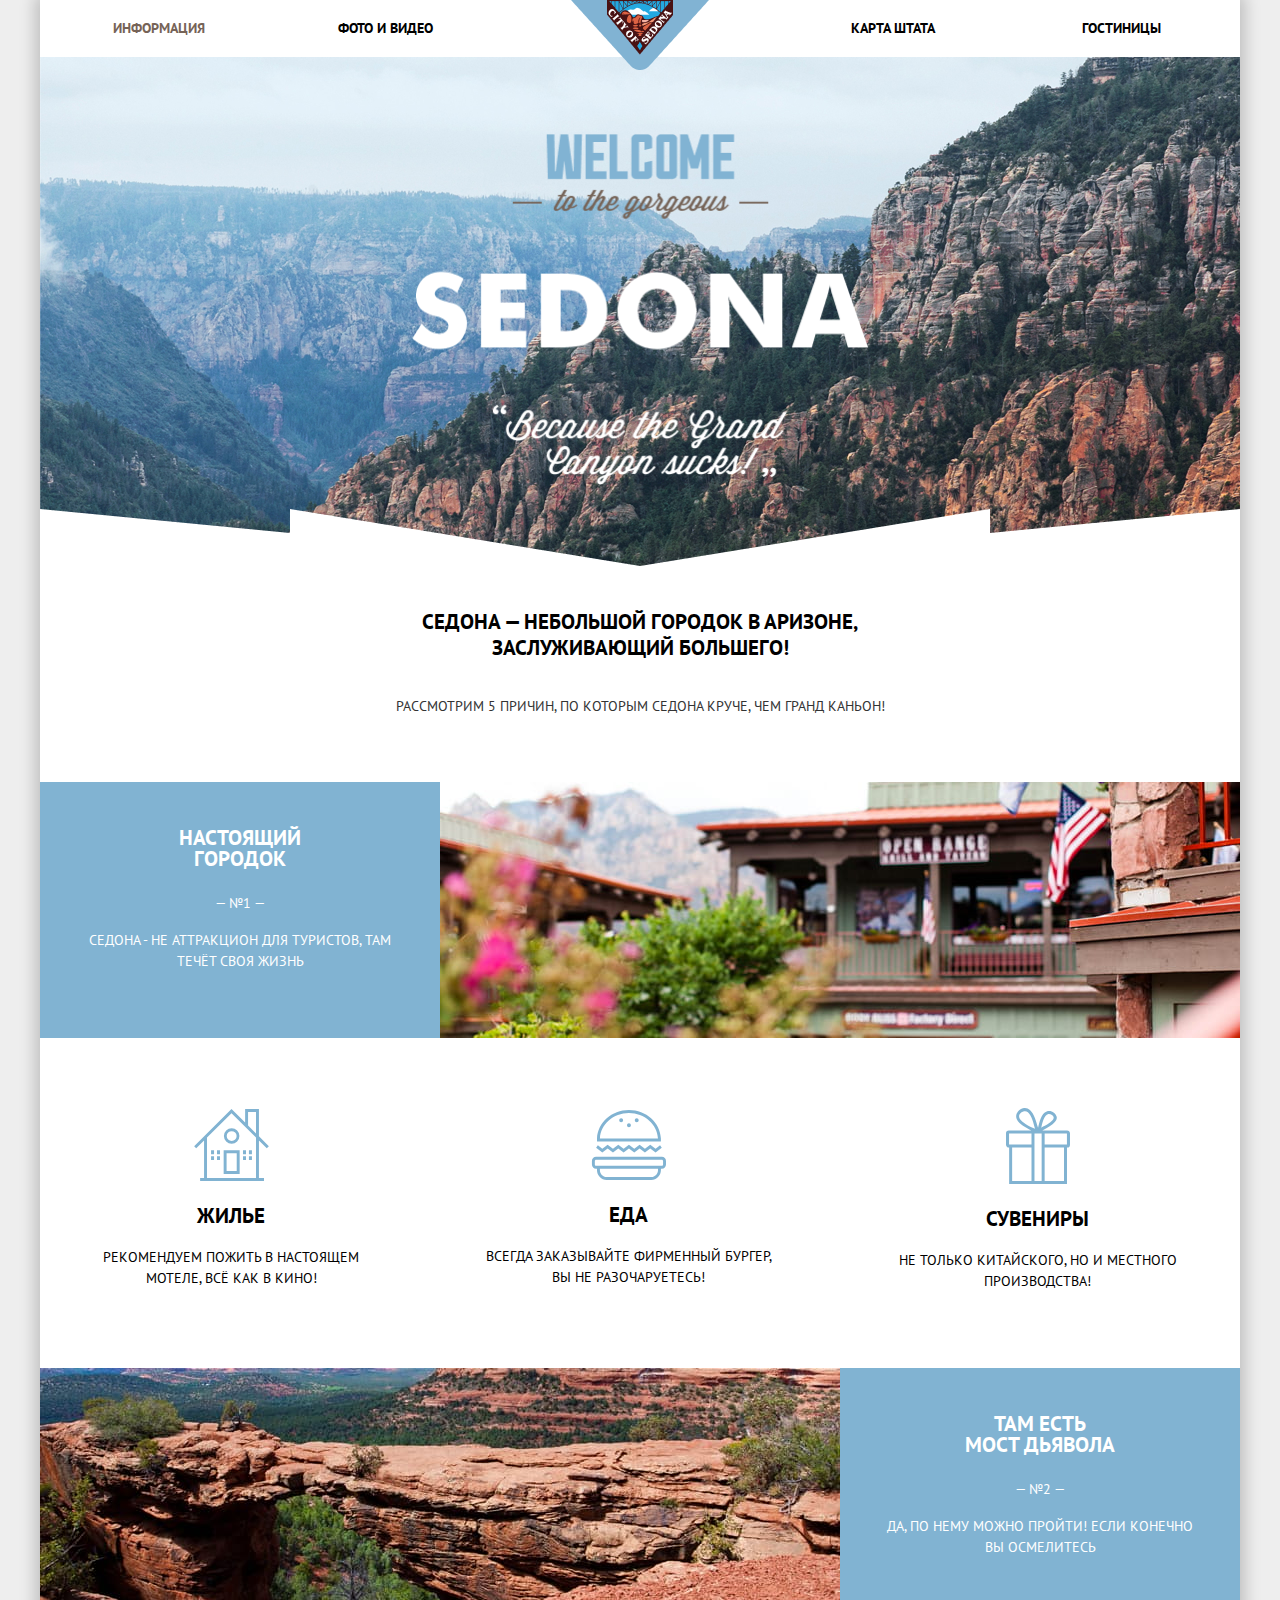
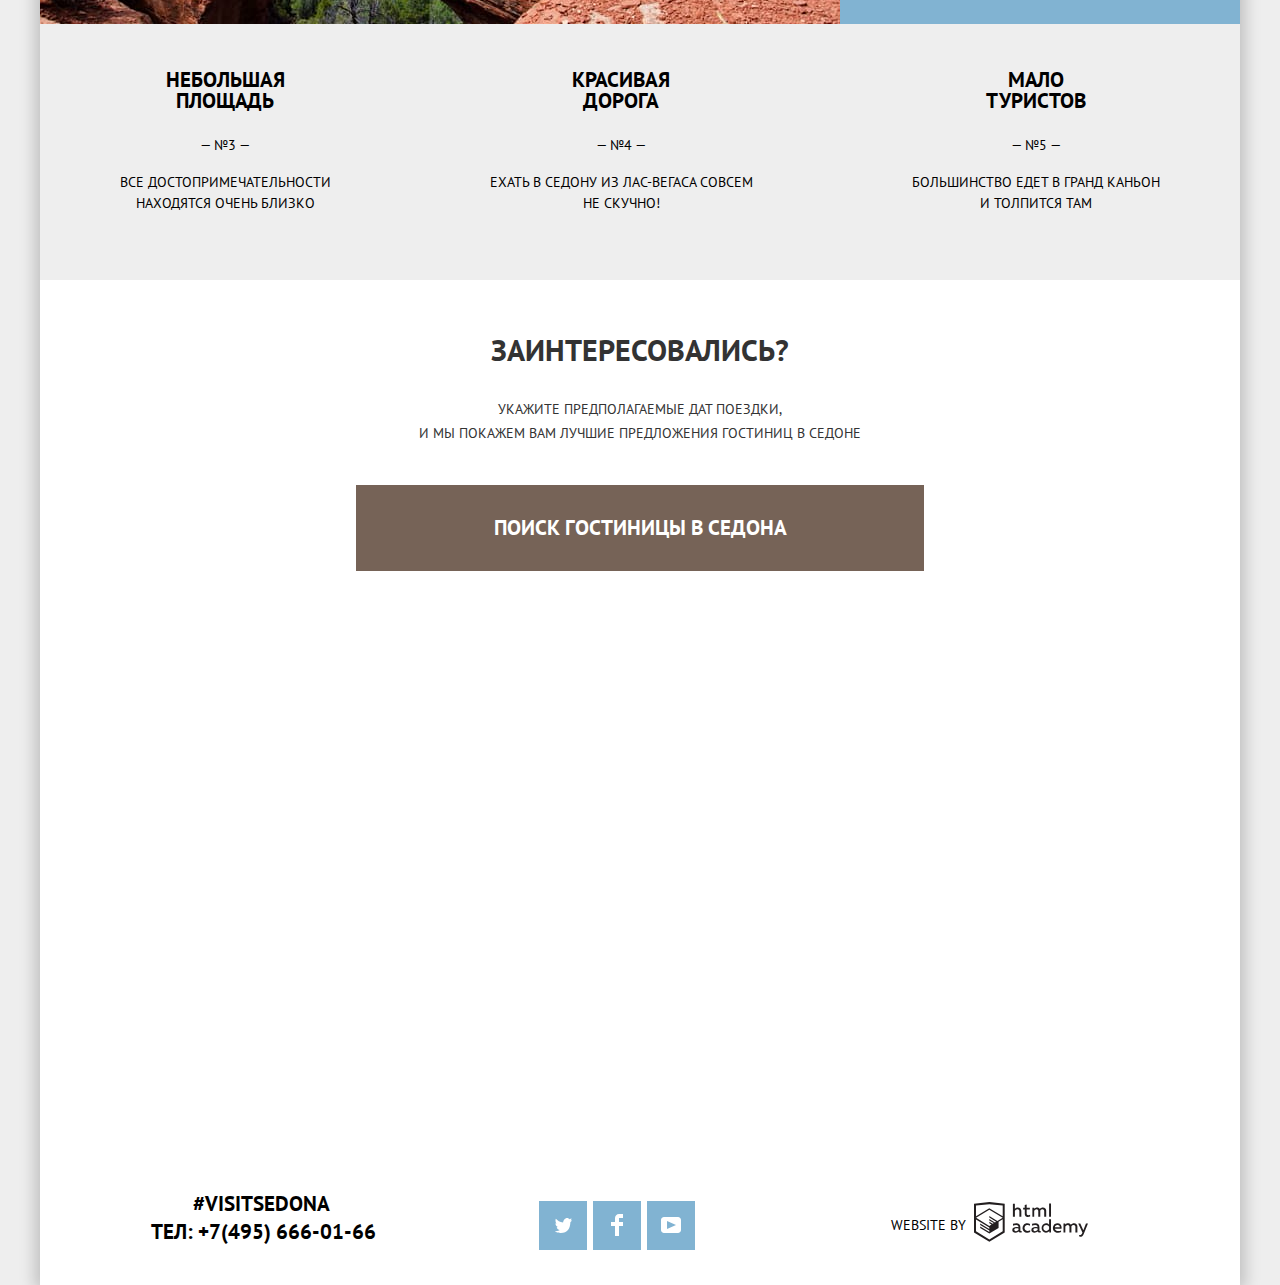
<file: index.html>
<!DOCTYPE html>
<html class="page" lang="ru">

<head>
  <meta charset="UTF-8" />
  <title>Добро пожаловать в г.Седона</title>
  <link rel="stylesheet" href="https://fonts.googleapis.com/css2?family=PT+Sans:wght@400;700&display=swap" />
  <link rel="stylesheet" href="css/normalize.css" />
  <link rel="stylesheet" href="css/ministyle.css" />
</head>

<body class="page-body">

  <header class="main-header">
    <div class="logo1">
    <a class="logo-div">
      <img src="img/logo-index.png" width="138" height="70" alt="Логотип" />
    </a>
  </div>
    <nav class="main-navigation">
      <div class="flex-navigation">
        <ul class="site-navigation">
          <li class="style-nav style-nav1">
            <a class="nav-link active" href="#">Информация</a>
          </li>
          <li class="style-nav style-nav2">
            <a class="nav-link" href="#">Фото и видео</a>
          </li>
          <li class="style-nav style-nav3">
            <a class="nav-link" href="#">Карта штата</a>
          </li>
          <li class="style-nav style-nav4">
            <a class="nav-link nav-link4" href="catalog.html">Гостиницы</a>
          </li>
        </ul>
      </div>
    </nav>
  </header>

  <main class="container">
    <section class="welcome">
      <div class="welcome1">
        <img class="img-welcome" src="img/welcome.png" width="457" height="351" alt="Добро пожаловать в г.Седона" />
      </div>
    </section>

    <section class="reason">
      <div class="reason-grid">
      <h2 class="reason-h2">
        Седона — небольшой городок в Аризоне, <br>заслуживающий большего!
      </h2>
      <p class="reason-p">
        Рассмотрим 5 причин, по которым Седона круче, чем гранд каньон!
      </p>
    </div>
    </section>

    <div class="features">

      <section class="features-block1">
        <h2 class="visually-hidden">Преимущества Седона</h2>

        <ul class="features-list-block1">
          <li class="features-item1">
            <h3 class="features-h3">Настоящий<br>городок</h3>
            <p>— №1 —</p>
             <p class="pclass"> Седона - не аттракцион для туристов, там<br />течёт своя жизнь
            </p>
          </li>
          <li class="foto-features1">
            <img src="img/true-city.jpg" width="800" height="256" alt="Настоящий городок № 1"/>
          </li>
        </ul>

      </section>

      <section class="features-block2">
        <h2 class="visually-hidden">Преимущества Седона</h2>

        <ul class="features-list-block2">
          <li class="features-item2">
            <img src="img/house.svg" width="75" height="72" alt="Домик" />
            <h3 class="features-block2">Жилье</h3>
            <p class="pclass">
              Рекомендуем пожить в настоящем<br />
              мотеле, всё как в кино!
            </p>
          </li>
          <li class="features-item2">
            <img src="img/burger.svg" width="75" height="70" alt="Бургер" />
            <h3 class="features-block2">Еда</h3>
            <p class="pclass">
              Всегда заказывайте фирменный бургер,<br />
              вы не разочаруетесь!
            </p>
          </li>
          <li class="features-item2">
            <img src="img/gift.svg" width="64" height="77" alt="Подарок" />
            <h3 class="features-block2">Сувениры</h3>
            <p class="pclass">Не только китайского, но и местного<br />производства!</p>
          </li>
        </ul>
      </section>

      <section class="features-block3">
        <h2 class="visually-hidden">Преимущества Седона</h2>
        <ul class="features-list-block3">
          <li class="foto-features2"><img src="img/bridge-devil.jpg" width="800" height="256" alt="Мост через каньон" />
          </li>
          <li class="features-item1">
            <h3 class="features-h3">
              Там есть <br/>
              Мост дьявола
            </h3>
            <p>— №2 —</p>
            <p class="pclass">
              Да, по нему можно пройти! Если конечно <br/>
              вы осмелитесь
            </p>
          </li>
        </ul>
      </section>

      <section class="features-block4">
        <h2 class="visually-hidden">Преимущества Седона</h2>

        <ul class="features-list-block4">

          <li class="features-item-block4">
            <h3 class="features-h3">Небольшая<br>площадь</h3>
            <p>— №3 —</p>
            <p class="pclass">
              Все достопримечательности <br />
              находятся очень близко
            </p>
          </li>

          <li class="features-item-block4">
            <h3 class="features-h3">Красивая<br>дорога</h3>
            <p>— №4 —</p>
            <p class="pclass">
              Ехать в седону из лас-вегаса совсем <br />
              не скучно!
            </p>
          </li>

          <li class="features-item-block4">
            <h3 class="features-h3">Мало<br>туристов</h3>
            <p>— №5 —</p>
            <p class="pclass">
              Большинство едет в гранд каньон <br />
              и толпится там
            </p>
          </li>
        </ul>
      </section>
    </div>

    <section class="interest">
      <h2 class="visually-hidden"> Заинтересовались?</h2>
      <div class="div-interest">
          <h2> Заинтересовались?</h2>
        <p>Укажите предполагаемые дат поездки,<br>и мы покажем вам лучшие
          предложения гостиниц в Седоне</p>
      </div>
      <div>
        <button class="checkhotel checkhotel-close" type="button"><span>Поиск гостиницы в Седона</span></button>
      </div>
  <div class="map">
  <iframe src="https://www.google.com/maps/embed?pb=!1m18!1m12!1m3!1d418162.2562545959!2d-111.83698773564375!3d35.03441596107522!2m3!1f0!2f0!3f0!3m2!1i1024!2i768!4f13.1!3m3!1m2!1s0x872da132f942b00d%3A0x5548c523fa6c8efd!2z0KHQtdC00L7QvdCwLCDQkNGA0LjQt9C-0L3QsCA4NjMzNiwg0KHQqNCQ!5e0!3m2!1sru!2sru!4v1603132230379!5m2!1sru!2sru" width="1200" height="594" style="border:0"></iframe>
</div>
</section>
  </main>

  <footer class="page-footer main-footer">
    <section class="footer-contact">
      <ul class="contact-list">
        <li class="contact-item">
          <a class="button-visit" href="#">#visitsedona</a><br />
          <a class="telephone" href="tel:+74956660166">ТЕЛ: +7(495) 666-01-66</a>
        </li>
      </ul>
    </section>
    <section class="social-icon">
      <ul class="social-list">
        <li class="style-social">
          <a class="social-button" aria-label="twitter" href="#">
            <svg width="17" height="16" viewBox="0 0 17 16" fill="none" xmlns="http://www.w3.org/2000/svg">
              <path d="M10.95 1.14409C12.635 0.648089 13.934 1.41409 14.527 2.32309C15.2 2.09209 15.858 1.84209 16.538 1.61509C16.5249 2.30145 16.2117 2.94761 15.681 3.38309C16.366 3.55309 16.985 2.89209 16.985 2.89209C16.816 3.89209 15.979 4.68009 15.422 4.91609C15.191 11.6661 12.247 16.1331 5.34498 15.9981H4.89898C4.48898 15.9981 0.734977 15.5381 0.000976562 14.1111C2.27198 14.3071 3.89398 13.6891 4.69398 12.9341C3.73398 12.6341 2.01498 12.4571 1.71498 9.98409C2.06398 10.0901 2.27898 10.2121 2.90498 10.1031C1.70498 9.24709 0.373977 8.53009 0.447977 6.33009C0.732977 6.65809 1.51498 6.86609 1.78798 6.80209C1.08498 6.56109 -0.182023 3.44209 0.893977 1.85009C2.71198 3.70409 4.62898 5.45609 8.04598 5.62309C8.25398 3.33009 9.18298 1.79309 10.95 1.14409Z" class="svg-icon" fill="white"/>
              </svg>
          </a>
        </li>
        <li class="style-social">
          <div class="class">
          <a class="social-button" aria-label="facebook" href="#">
            <svg width="12" height="22" viewBox="0 0 12 22" fill="none" xmlns="http://www.w3.org/2000/svg">
              <path d="M12 4V0H8C5.79086 0 4 1.79086 4 4V8H0V12H4V22H8V12H12V8H8V4H12Z" class="svg-icon" fill="white"/>
              </svg>
          </a>
        </div>
        </li>
        <li class="style-social">
          <a class="social-button" aria-label="youtube" href="#">
            <svg width="20" height="16" viewBox="0 0 20 16" fill="none" xmlns="http://www.w3.org/2000/svg">
              <path fill-rule="evenodd" class="svg-icon" clip-rule="evenodd" d="M3 0H17C18.65 0 20 1.35 20 3V13C20 14.65 18.65 16 17 16H3C1.35 16 0 14.65 0 13V3C0 1.35 1.35 0 3 0ZM6.027 4.002V11.998L15.014 8L6.027 4.002Z" fill="white"/>
              </svg>    
            </a>          
            </li>        
      </ul>
    </section>
      <div class="footer-copyright">
      <p class="p-copy">Website by</p>
        <a class="button-copyright" aria-label="htmlacademy" href="https://htmlacademy.ru/intensive/htmlcss">
          <svg width="115" height="41" viewBox="0 0 115 41" fill="#fff" xmlns="http://www.w3.org/2000/svg">
            <path fill-rule="evenodd" class="svgfooter" clip-rule="evenodd" d="M15.5197 1.05737H15.3509L0 2.71895V31.4945L15.3509 40.8382L30.7018 31.4945V2.71895L15.5197 1.05737ZM77.0183 2.62185H75.0876V15.7311H77.0183V2.62185ZM40.8619 2.63264V7.76843C41.6131 6.9864 42.6386 6.5436 43.7105 6.53843C44.6823 6.47908 45.6329 6.84495 46.3253 7.54479C47.0177 8.24462 47.3866 9.21244 47.3399 10.2068V15.7634H45.367V10.4658C45.4231 9.94897 45.2754 9.43059 44.9566 9.02553C44.6377 8.62047 44.174 8.36218 43.6683 8.3079H43.3518C42.3456 8.36979 41.4321 8.9295 40.9041 9.80764V15.7634H38.8995V2.63264H40.8619ZM77.0183 31.4837H75.2775V30.0595C74.4828 31.1353 73.23 31.7538 71.9119 31.7211C69.4751 31.5528 67.5825 29.4822 67.5825 26.9845C67.5825 24.4867 69.4751 22.4162 71.9119 22.2479C73.1195 22.2052 74.2818 22.7203 75.0771 23.6505V18.3205H77.0183V31.4837ZM47.0656 30.0595C47.263 30.0515 47.4583 30.0152 47.6459 29.9516V31.3866C47.2482 31.5404 46.826 31.6172 46.4009 31.6132C45.6482 31.6769 44.9394 31.2429 44.639 30.5342C43.7036 31.31 42.5302 31.7227 41.3261 31.6995C39.733 31.6995 38.256 30.804 38.256 28.9482C38.256 26.65 40.3661 25.9379 42.1702 25.9379C42.9402 25.9505 43.707 26.0408 44.4596 26.2076V25.884C44.4596 24.805 43.6578 23.9742 42.1491 23.9742C41.0585 23.9764 39.9804 24.2116 38.9839 24.6647V22.8305C40.0678 22.451 41.204 22.2506 42.3495 22.2371C44.8394 22.2371 46.3693 23.4455 46.3693 26.1753V29.4121C46.3546 29.5668 46.401 29.721 46.4981 29.8406C46.5951 29.9601 46.7349 30.035 46.8862 30.0487H47.0656V30.0595ZM40.2711 28.8403C40.298 29.229 40.4761 29.5905 40.7655 29.844C41.055 30.0974 41.4317 30.2217 41.8115 30.189H41.9275C42.8819 30.1906 43.7973 29.8022 44.4702 29.11V27.5779C43.842 27.4414 43.2026 27.3655 42.5605 27.3513C41.5055 27.3513 40.2817 27.7074 40.2817 28.8403H40.2711ZM56.0229 22.9384C55.1962 22.4632 54.2596 22.2246 53.3115 22.2479H52.9422C51.7332 22.2873 50.5891 22.8166 49.7619 23.7192C48.9347 24.6218 48.4923 25.8236 48.5321 27.06V27.5024C48.6957 30.0004 50.805 31.8921 53.2482 31.7318C54.2519 31.7555 55.2477 31.5452 56.1601 31.1168V29.2718C55.3769 29.7215 54.4945 29.9591 53.5963 29.9624C52.5199 30.0288 51.4963 29.4793 50.9385 28.5356C50.3806 27.5918 50.3806 26.4095 50.9385 25.4658C51.4963 24.522 52.5199 23.9725 53.5963 24.039C54.461 24.0357 55.3066 24.2989 56.0229 24.7942V22.9384ZM66.1514 30.0595C66.3488 30.0515 66.5441 30.0152 66.7317 29.9516V31.3866C66.334 31.5404 65.9118 31.6172 65.4867 31.6132C64.734 31.6769 64.0252 31.2429 63.7248 30.5342C62.7894 31.31 61.616 31.7227 60.4119 31.6995C58.8188 31.6995 57.3417 30.804 57.3417 28.9482C57.3417 26.65 59.4518 25.9379 61.256 25.9379C62.0259 25.9505 62.7928 26.0408 63.5454 26.2076V25.884C63.5454 24.805 62.7436 23.9742 61.2349 23.9742C60.1443 23.9764 59.0662 24.2116 58.0697 24.6647V22.8305C59.1536 22.451 60.2897 22.2506 61.4353 22.2371C63.9252 22.2371 65.455 23.4455 65.455 26.1753V29.4121C65.4404 29.5668 65.4868 29.721 65.5838 29.8406C65.6809 29.9601 65.8207 30.035 65.972 30.0487H66.1514V30.0595ZM59.855 29.8481C59.5632 29.5943 59.3837 29.2311 59.3569 28.8403H59.378C59.378 27.7074 60.5385 27.3513 61.6569 27.3513C62.299 27.3655 62.9383 27.4414 63.5665 27.5779V29.11C62.8937 29.8022 61.9782 30.1906 61.0239 30.189H60.9078C60.5263 30.2247 60.1469 30.1019 59.855 29.8481ZM69.3271 26.9305C69.3271 25.2859 70.6308 23.9526 72.239 23.9526L72.2601 24.0066C73.4742 24.0066 74.5742 24.7382 75.0665 25.8732V28.0311C74.5856 29.1871 73.4673 29.9296 72.239 29.9084C70.6308 29.9084 69.3271 28.5752 69.3271 26.9305ZM83.3486 22.2479C86.8408 22.2479 88.0541 25.1395 87.4844 27.7397H80.922C81.1436 29.3582 82.6839 30.0163 84.2876 30.0163C85.2509 30.0196 86.2027 29.8021 87.0729 29.3797V31.1061C86.0736 31.5421 84.9939 31.7519 83.9078 31.7211C81.2385 31.7211 78.8963 30.189 78.8963 26.9521C78.8362 25.7502 79.2482 24.5736 80.0408 23.6841C80.8334 22.7945 81.9408 22.2658 83.1165 22.2155H83.3486V22.2479ZM80.8693 26.1753C80.9704 24.8237 82.1216 23.8104 83.4436 23.9095H83.4858C84.1064 23.8531 84.7196 24.08 85.1612 24.5295C85.6028 24.979 85.8275 25.6051 85.7752 26.24H80.8693V26.1753ZM89.489 31.4621V22.4961H91.2298V23.575C91.9777 22.7197 93.041 22.2229 94.1628 22.2047C95.2951 22.1328 96.3712 22.7163 96.9482 23.7153C97.7407 22.8335 98.8477 22.3161 100.018 22.2803C100.952 22.2327 101.859 22.6011 102.507 23.2901C103.154 23.9792 103.478 24.9213 103.394 25.8732V31.4837H101.39V25.9271C101.437 25.4734 101.306 25.0191 101.024 24.6647C100.743 24.3104 100.336 24.0852 99.8917 24.039H99.6174C98.7512 24.0941 97.9525 24.536 97.4335 25.2474V31.4837H95.4289V25.9271C95.4728 25.47 95.3357 25.0139 95.0481 24.6611C94.7606 24.3082 94.3467 24.088 93.8991 24.0497H93.6881C92.7466 24.1344 91.8915 24.6449 91.3564 25.4416V31.5161H89.5312L89.489 31.4621ZM113.977 22.4745H111.972L109.324 29.2718L106.306 22.4853H104.196L108.417 31.5484L108.237 32.0016C107.72 33.3611 107.003 34.0516 106.053 34.0516C105.75 34.0548 105.447 34.0112 105.156 33.9221V35.6161C105.536 35.7125 105.926 35.7632 106.317 35.7671C107.646 35.7671 108.902 35.0226 109.851 32.6813L113.977 22.4745ZM52.689 6.78658V3.54974L50.7266 4.01369V6.73264H49.144V8.49132H50.7899V12.9905C50.7231 13.817 51.0244 14.6301 51.61 15.2038C52.1955 15.7775 53.0028 16.0505 53.8073 15.9468C54.5996 15.9535 55.3875 15.8259 56.139 15.5692V13.8429C55.5727 14.0781 54.9672 14.199 54.356 14.199C53.2165 14.199 52.689 13.8105 52.689 12.6237V8.5129H55.8541V6.78658H52.689ZM58.3862 15.7526V6.75421H60.1376V7.83316C60.8811 6.97655 61.9403 6.476 63.0601 6.45211C64.1624 6.38099 65.2146 6.93142 65.8032 7.88711C66.5958 7.00534 67.7028 6.48794 68.8734 6.45211C69.8138 6.41462 70.7233 6.79859 71.364 7.50353C72.0046 8.20846 72.3126 9.16418 72.2073 10.1205V15.7418H70.2028V10.1853C70.2499 9.73151 70.1184 9.27721 69.8373 8.92287C69.5561 8.56853 69.1485 8.34334 68.7046 8.29711H68.4619C67.5957 8.35228 66.797 8.7942 66.278 9.50553V15.7418H64.2734V10.1853C64.3206 9.73151 64.1891 9.27721 63.9079 8.92287C63.6268 8.56853 63.2191 8.34334 62.7752 8.29711H62.5326C61.5911 8.38181 60.736 8.89229 60.2009 9.68895V15.7634H58.3862V15.7526ZM28.6972 30.3033L28.7078 30.2968L28.6972 30.3184V30.3033ZM28.6972 18.3205V30.3033L15.3509 38.4321L2.00459 30.3184V18.5147L15.2876 26.6068V28.0311L6.18257 22.5284V23.9418L15.3404 29.5632V31.0629L6.19312 25.4955V26.9521L15.3509 32.5734L24.5826 26.9197V20.8129L28.6972 18.3205ZM28.7078 16.7776L25.0362 18.9355L23.3482 20.0145L15.3087 15.0837V16.4971L22.156 20.7266L22.0083 20.8237L20.9532 21.4063L15.2876 17.9537V19.3995L19.761 22.1184L18.706 22.8413L15.3298 20.7913V22.2047L17.5454 23.5426L15.2982 24.9021L2.11009 16.864L15.3087 8.72869L28.7078 16.7776ZM15.2876 7.27211L28.7078 15.3534V4.56395L15.3615 3.12895L2.01514 4.56395V15.3534L15.2876 7.27211Z" fill="#231F20"/>
            </svg>
          </a>
      </div>
  </footer>

  <section class="modal modal-hotel">
    <form class="login-form form-close" method="get" action="https://echo.htmlacademy.ru">

      <div class="date-check">
        <label for="date-in">Дата заезда:</label>
        <input class="date-move" type="text" name="Дата заезда" id="date-in" placeholder="24 апреля 2017">
        <button class="calendar" type="button"><svg width="21" height="23" viewBox="0 0 21 23" fill="none" xmlns="http://www.w3.org/2000/svg">
          <path fill-rule="evenodd" class="svg-calendar" clip-rule="evenodd" d="M16.406 3.02498H19.251C20.217 3.02498 21 3.84698 21 4.86198V21.164C21 22.179 20.217 23 19.251 23H1.75C0.784 23 0 22.179 0 21.164V4.86198C0 3.84698 0.784 3.02498 1.75 3.02498H4.593V1.64798C4.593 1.26698 4.887 0.958984 5.25 0.958984C5.612 0.958984 5.906 1.26698 5.906 1.64798V3.02498H9.844V1.64798C9.844 1.26698 10.138 0.958984 10.501 0.958984C10.862 0.958984 11.156 1.26698 11.156 1.64798V3.02498H15.094V1.64798C15.094 1.26698 15.387 0.958984 15.75 0.958984C16.112 0.958984 16.406 1.26698 16.406 1.64798V3.02498ZM19.5646 21.484C19.6466 21.3979 19.691 21.2828 19.688 21.164H19.689V4.86198C19.689 4.60898 19.493 4.40298 19.252 4.40298H16.407V5.78098C16.407 6.16198 16.113 6.46998 15.751 6.46998C15.388 6.46998 15.095 6.16198 15.095 5.78098V4.40298H11.157V5.78098C11.157 6.16198 10.863 6.46998 10.502 6.46998C10.139 6.46998 9.845 6.16198 9.845 5.78098V4.40298H5.907V5.78098C5.907 6.16198 5.613 6.46998 5.251 6.46998C4.888 6.46998 4.594 6.16198 4.594 5.78098V4.40298H1.75C1.50263 4.40953 1.30696 4.61458 1.312 4.86198V21.164C1.30696 21.4114 1.50263 21.6164 1.75 21.623H19.251C19.3698 21.6201 19.4826 21.5701 19.5646 21.484Z" fill="#A9A9A9"/>
          <path fill-rule="evenodd" class="svg-calendar" clip-rule="evenodd" d="M4.59399 9.2251H7.21899V11.2911H4.59399V9.2251ZM4.59399 12.6681H7.21899V14.7351H4.59399V12.6681ZM7.21899 16.1121H4.59399V18.1781H7.21899V16.1121ZM9.18799 16.1121H11.813V18.1781H9.18799V16.1121ZM11.813 12.6681H9.18799V14.7351H11.813V12.6681ZM9.18799 9.2251H11.813V11.2911H9.18799V9.2251ZM16.406 16.1121H13.781V18.1781H16.406V16.1121ZM13.781 12.6681H16.406V14.7351H13.781V12.6681ZM16.406 9.2251H13.781V11.2911H16.406V9.2251Z" fill="#A9A9A9"/>
          </svg>
           </button> 
        <label for="date-out">Дата выезда:</label>
        <input class="date-back" type="text" name="Дата выезда" id="date-out" placeholder="4 июля 2017"> 
        <button class="calendar1" type="button">
    <svg width="21" height="23" viewBox="0 0 21 23" fill="none" xmlns="http://www.w3.org/2000/svg">
          <path fill-rule="evenodd" class="svg-calendar" clip-rule="evenodd" d="M16.406 3.02498H19.251C20.217 3.02498 21 3.84698 21 4.86198V21.164C21 22.179 20.217 23 19.251 23H1.75C0.784 23 0 22.179 0 21.164V4.86198C0 3.84698 0.784 3.02498 1.75 3.02498H4.593V1.64798C4.593 1.26698 4.887 0.958984 5.25 0.958984C5.612 0.958984 5.906 1.26698 5.906 1.64798V3.02498H9.844V1.64798C9.844 1.26698 10.138 0.958984 10.501 0.958984C10.862 0.958984 11.156 1.26698 11.156 1.64798V3.02498H15.094V1.64798C15.094 1.26698 15.387 0.958984 15.75 0.958984C16.112 0.958984 16.406 1.26698 16.406 1.64798V3.02498ZM19.5646 21.484C19.6466 21.3979 19.691 21.2828 19.688 21.164H19.689V4.86198C19.689 4.60898 19.493 4.40298 19.252 4.40298H16.407V5.78098C16.407 6.16198 16.113 6.46998 15.751 6.46998C15.388 6.46998 15.095 6.16198 15.095 5.78098V4.40298H11.157V5.78098C11.157 6.16198 10.863 6.46998 10.502 6.46998C10.139 6.46998 9.845 6.16198 9.845 5.78098V4.40298H5.907V5.78098C5.907 6.16198 5.613 6.46998 5.251 6.46998C4.888 6.46998 4.594 6.16198 4.594 5.78098V4.40298H1.75C1.50263 4.40953 1.30696 4.61458 1.312 4.86198V21.164C1.30696 21.4114 1.50263 21.6164 1.75 21.623H19.251C19.3698 21.6201 19.4826 21.5701 19.5646 21.484Z" fill="#A9A9A9"/>
          <path fill-rule="evenodd" class="svg-calendar"  clip-rule="evenodd" d="M4.59399 9.2251H7.21899V11.2911H4.59399V9.2251ZM4.59399 12.6681H7.21899V14.7351H4.59399V12.6681ZM7.21899 16.1121H4.59399V18.1781H7.21899V16.1121ZM9.18799 16.1121H11.813V18.1781H9.18799V16.1121ZM11.813 12.6681H9.18799V14.7351H11.813V12.6681ZM9.18799 9.2251H11.813V11.2911H9.18799V9.2251ZM16.406 16.1121H13.781V18.1781H16.406V16.1121ZM13.781 12.6681H16.406V14.7351H13.781V12.6681ZM16.406 9.2251H13.781V11.2911H16.406V9.2251Z" fill="#A9A9A9"/>
          </svg>   
         </button>
      </div>  

      <div class="amounts">
        <label for="amount-adults">Взрослые:</label>
        <input type="text" class="sum-a"   id="amount-adults" name="Количество взрослых" placeholder="2">
        <label for="amount-child">Дети:</label>
        <input type="text" class="sum-c" id="amount-child" name="Количество детей" placeholder="0">
  <button class="minus1" type="button"><svg width="12" height="3" viewBox="0 0 12 3" fill="none" xmlns="http://www.w3.org/2000/svg">
<rect width="12" height="3" class="svgplus" fill="#A9A9A9"/>
</svg>
</button>
  <button class="plus1" type="button"><svg width="11" height="11" viewBox="0 0 11 11" fill="none" xmlns="http://www.w3.org/2000/svg">
    <path fill-rule="evenodd" class="svgplus" clip-rule="evenodd" d="M4.23086 6.76932V11H6.76932V6.76932H11V4.23086H6.76932V0H4.23085V4.23086H0V6.76932H4.23086Z" fill="#A9A9A9"/>
    </svg>
  </button>
  <button class="minus2" type="button"><svg width="12" height="3" viewBox="0 0 12 3" fill="none" xmlns="http://www.w3.org/2000/svg">
    <rect width="12" height="3" class="svgplus" fill="#A9A9A9"/>
    </svg>
    </button>
    <button class="plus2" type="button"><svg width="11" height="11" viewBox="0 0 11 11" fill="none" xmlns="http://www.w3.org/2000/svg">
    <path fill-rule="evenodd" class="svgplus" clip-rule="evenodd" d="M4.23086 6.76932V11H6.76932V6.76932H11V4.23086H6.76932V0H4.23085V4.23086H0V6.76932H4.23086Z" fill="#A9A9A9"/>
    </svg>
    </button>
      </div>
      <button class="button-search" type="submit"><span>Найти</span></button>
      </form>
    
  </section>
<script src="js/minilogin.js"></script> 
  </body>

</html>
</file>
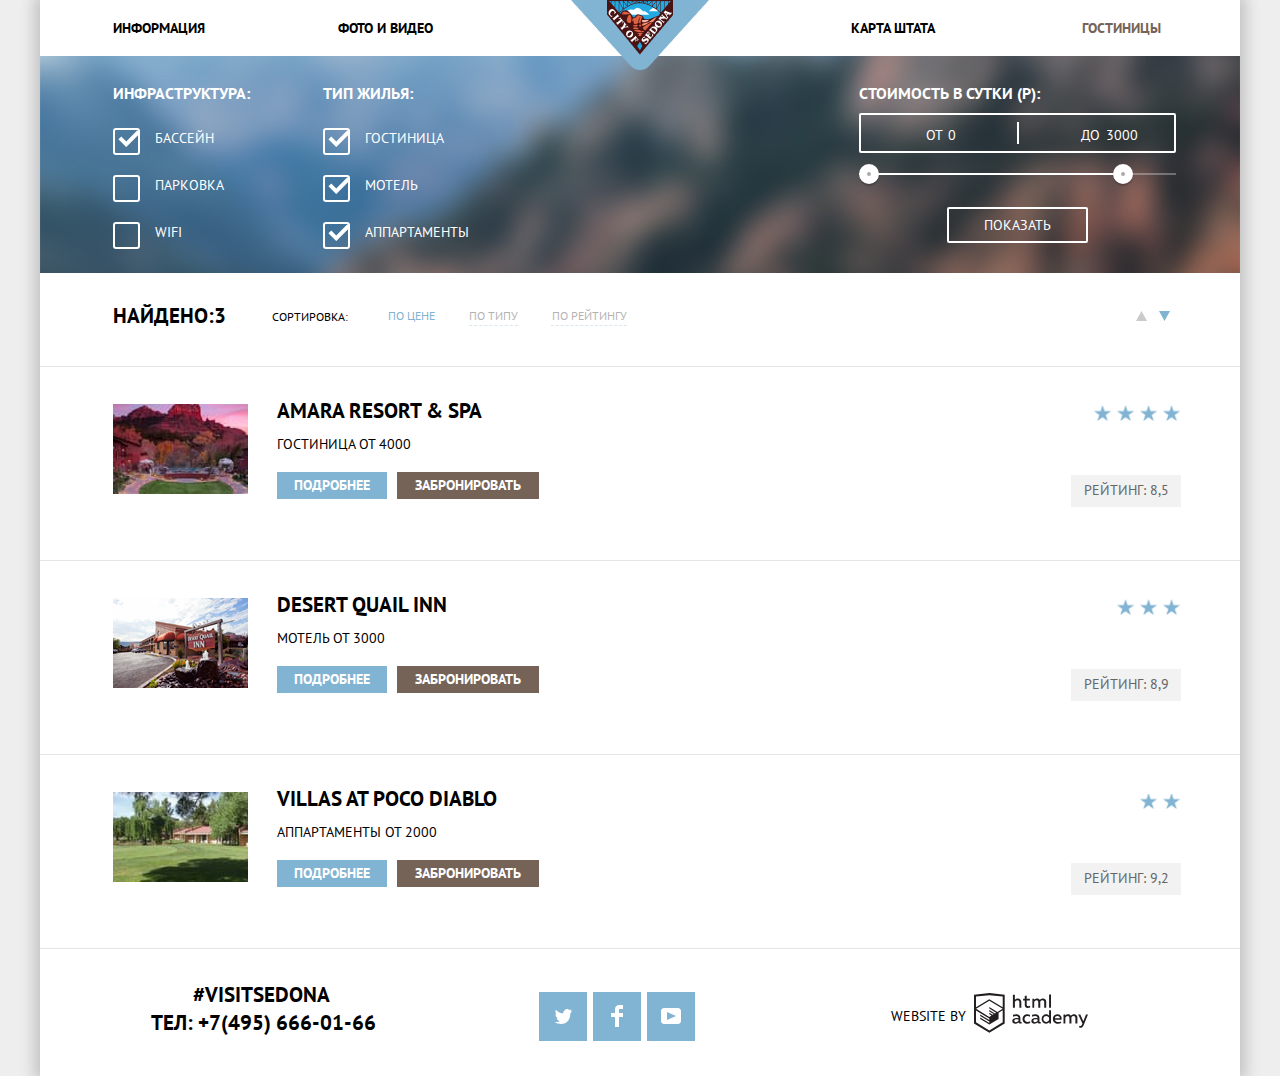
<file: catalog.html>
<!DOCTYPE html>
<html class="page" lang="ru">

<head>

  <meta charset="UTF-8">
  <title>Гостиницы в г.Седона </title>
  <link rel="stylesheet" href="https://fonts.googleapis.com/css2?family=PT+Sans:wght@400;700&display=swap">
  <link rel="stylesheet" href="css/normalize.css">
  <link rel="stylesheet" href="css/ministyle.css">
</head>

<body class="page-catalog">

<header class="main-header">
  <div class="logo1">
    <a class="logo-div" href="index.html">
      <img src="img/logo-index.png" width="138" height="70" alt="Логотип" />
    </a>
  </div>
  <nav class="main-navigation">
    <div class="flex-navigation">
      <ul class="site-navigation">
        <li class="style-nav style-nav1">
          <a class="nav-link" href="index.html">Информация</a>
        </li>
        <li class="style-nav style-nav2">
          <a class="nav-link" href="#">Фото и видео</a>
        </li>
        <li class="style-nav style-nav3">
          <a class="nav-link" href="#">Карта штата</a>
        </li>
        <li class="style-nav style-nav4">
          <a class="nav-link active" href="#">Гостиницы</a>
        </li>
      </ul>
    </div>
  </nav>
</header>

<main class="container">

  <section class="filter">
    <h2 class="visually-hidden">Выбор отеля в г. Седона</h2>
    <form class="filter" method="get" action="https://echo.htmlacademy.ru">
      <fieldset class="filter-item">
        <legend>Инфраструктура:</legend>
        <ul class="filter-ul">
          <li class="filter-option filter-checkbox">
            <input class="visually-hidden filter-input-checkbox filter-input" type="checkbox" name="Бассейн" id="filter-of-pool" checked>
            <label for="filter-of-pool">Бассейн</label>
          </li>
          <li class="filter-option filter-checkbox">
            <input class="visually-hidden filter-input-checkbox filter-input" type="checkbox" name="Парковка" id="filter-of-parking">
            <label for="filter-of-parking">Парковка</label>
          </li>
          <li class="filter-option filter-checkbox">
            <input class="visually-hidden filter-input-checkbox filter-input" type="checkbox" name="wi-fi" id="filter-of-wifi">
            <label for="filter-of-wifi">wifi</label>
          </li>
        </ul>
      </fieldset>
      <fieldset class="filter-item">
        <legend>Тип жилья:</legend>
        <ul class="filter-ul">
          <li class="filter-option filter-checkbox">
            <input class="visually-hidden filter-input-checkbox filter-input" type="checkbox" name="Гостиница" id="filter-of-hotel" checked>
            <label for="filter-of-hotel">Гостиница</label>
          </li>
          <li class="filter-option filter-checkbox">
            <input class="visually-hidden filter-input-checkbox filter-input" type="checkbox" name="Мотель" id="filter-of-motel" checked>
            <label for="filter-of-motel">Мотель</label>
          </li>
          <li class="filter-option filter-checkbox">
            <input class="visually-hidden filter-input-checkbox filter-input" type="checkbox" name="Аппартаменты" id="filter-of-apart" checked>
            <label for="filter-of-apart">Аппартаменты</label>
          </li>
        </ul>
      </fieldset>

      <div class="filter-range">
        <div class="filter-range-title">Стоимость в сутки (р):</div>
        <div class="price-controls">
          <label class="min-price">от <input type="number" name="min-price" value="0"></label>
          <label class="max-price">до <input type="number" name="max-price" value="3000"></label>
        </div>
        <div class="range-controls">
          <div class="scale">
            <div class="bar"></div>
          </div>
          <div class="range-toggle range-toggle-min"></div>
          <div class="range-toggle range-toggle-max"></div>
        </div>
        <button class="btn-transparent" type="submit">Показать</button>
      </div>

      </form>
  </section>

  <section class="found">
    <h2 class="visually-hidden">Фильтр</h2>
  <div class="price-type">
    <h3 class="catalog-h3">Найдено:3</h3>
    <p class="sorting"><span>Сортировка:</span></p>
      <a class="button1">По цене</a>
      <a class="button2">По типу</a> 
     <a class="button3">По рейтингу</a>

    <div class="arrows">
     <button class="up" type="button">
     <svg width="11" height="10" viewBox="0 0 11 10" fill="none" xmlns="http://www.w3.org/2000/svg">
      <path d="M5.5 0L0 10H11L5.5 0Z" class="svgitem" fill="#CACACA"/>
      </svg>
    </button> 
    <button class="down" type="button">
      <svg width="11" height="10" viewBox="0 0 11 10" fill="none" xmlns="http://www.w3.org/2000/svg">
        <path d="M5.5 10L0 0H11" class="svgitem" fill="#81B3D2"/>
        </svg>
    </button>
   </div>
  </div>
 </section>
<hr>
  <section class="list">
    <h2 class="visually-hidden">Список гостиниц</h2>
    <ul class="list-hotel">
      <li class="item-hotel">
      <div class="imghotel"><img src="img/hotel.jpg" width="135" height="90" alt="Гостиница">
      </div>
        <div class="texthotel">
          <h3 class="hotel-list">Amara Resort & Spa</h3>
          <p class="pclasshotel">Гостиница от 4000</p>
          <div class="detail">
          <button class="detailtext" type="button"><span>Подробнее</span></button>
          <button class="bookingtext" type="button"><span>Забронировать</span></button>
        </div>
        </div>
          <div class="star-raiting">
            <a class="star" href=""><img src="img/star.png" width="18" нeight="17" alt="Звездочка"></a>
            <a class="star" href=""><img src="img/star.png" width="18" нeight="17" alt="Звездочка"></a>
            <a class="star" href=""><img src="img/star.png" width="18" нeight="17" alt="Звездочка"></a>
            <a class="star" href=""><img src="img/star.png" width="18" нeight="17" alt="Звездочка"></a>
            <a class="raiting" href="#">Рейтинг: 8,5</a>
          </div>
      </li>
      </ul>
<hr>
<ul class="list-hotel">
      <li class="item-hotel">
        <div class="imghotel"><img src="img/motel.jpg" width="135" height="90" alt="Мотель">
      </div>
      <div class="texthotel">
        <h3 class="hotel-list">Desert Quail Inn</h3>
          <p class="pclasshotel">Мотель от 3000</p>
        <div class="detail">
          <button class="detailtext" type="button"><span>Подробнее</span></button>
          <button class="bookingtext" type="button"><span>Забронировать</span></button>
        </div>
        </div>
        <div class="star-raiting">
          <a class="star" href=""><img src="img/star.png" width="18" нeight="17" alt="Звездочка"></a>
          <a class="star" href=""><img src="img/star.png" width="18" нeight="17" alt="Звездочка"></a>
          <a class="star" href=""><img src="img/star.png" width="18" нeight="17" alt="Звездочка"></a>
          <a class="raiting" href="#">Рейтинг: 8,9 </a>
        </div>
      </li>
    </ul>
    <hr>
    <ul class="list-hotel">
      <li class="item-hotel">
        <div class="imghotel">
        <img src="img/appartament.jpg" width="135" height="90" alt="Аппартаменты">
        </div>
        <div class="texthotel">
          <h3 class="hotel-list">Villas at Poco Diablo</h3>
          <p class="pclasshotel">Аппартаменты от 2000</p>
          <div class="detail">
            <button class="detailtext"><span>Подробнее</span></button>
            <button class="bookingtext"><span>Забронировать</span></button>
          </div>
          </div>
        <div class="star-raiting">
          <a class="star" href=""><img src="img/star.png" width="18" нeight="17" alt="Звездочка"></a>
          <a class="star" href=""><img src="img/star.png" width="18" нeight="17" alt="Звездочка"></a>
          <a class="raiting" href="#">Рейтинг: 9,2 </a>
        </div>
      </li>
    </ul>
    <hr>
  </section>

</main>

<footer class="page-footer main-footer">
  <section class="footer-contact">
    <ul class="contact-list">
      <li class="contact-item">
        <a class="button-visit" href="#">#visitsedona</a><br />
        <a class="telephone" href="tel:+74956660166">ТЕЛ: +7(495) 666-01-66</a>
      </li>
    </ul>
  </section>
  <section class="social-icon">
    <ul class="social-list">
      <li class="style-social">
        <a class="social-button" aria-label="twitter" href="#">
          <svg width="17" height="16" viewBox="0 0 17 16" fill="none" xmlns="http://www.w3.org/2000/svg">
            <path d="M10.95 1.14409C12.635 0.648089 13.934 1.41409 14.527 2.32309C15.2 2.09209 15.858 1.84209 16.538 1.61509C16.5249 2.30145 16.2117 2.94761 15.681 3.38309C16.366 3.55309 16.985 2.89209 16.985 2.89209C16.816 3.89209 15.979 4.68009 15.422 4.91609C15.191 11.6661 12.247 16.1331 5.34498 15.9981H4.89898C4.48898 15.9981 0.734977 15.5381 0.000976562 14.1111C2.27198 14.3071 3.89398 13.6891 4.69398 12.9341C3.73398 12.6341 2.01498 12.4571 1.71498 9.98409C2.06398 10.0901 2.27898 10.2121 2.90498 10.1031C1.70498 9.24709 0.373977 8.53009 0.447977 6.33009C0.732977 6.65809 1.51498 6.86609 1.78798 6.80209C1.08498 6.56109 -0.182023 3.44209 0.893977 1.85009C2.71198 3.70409 4.62898 5.45609 8.04598 5.62309C8.25398 3.33009 9.18298 1.79309 10.95 1.14409Z" class="svg-icon" fill="white"/>
            </svg>
        </a>
      </li>
      <li class="style-social">
        <div class="class">
        <a class="social-button" aria-label="facebook" href="#">
          <svg width="12" height="22" viewBox="0 0 12 22" fill="none" xmlns="http://www.w3.org/2000/svg">
            <path d="M12 4V0H8C5.79086 0 4 1.79086 4 4V8H0V12H4V22H8V12H12V8H8V4H12Z" class="svg-icon" fill="white"/>
            </svg>
        </a>
      </div>
      </li>
      <li class="style-social">
        <a class="social-button" aria-label="youtube" href="#">
          <svg width="20" height="16" viewBox="0 0 20 16" fill="none" xmlns="http://www.w3.org/2000/svg">
            <path fill-rule="evenodd" class="svg-icon" clip-rule="evenodd" d="M3 0H17C18.65 0 20 1.35 20 3V13C20 14.65 18.65 16 17 16H3C1.35 16 0 14.65 0 13V3C0 1.35 1.35 0 3 0ZM6.027 4.002V11.998L15.014 8L6.027 4.002Z" fill="white"/>
            </svg>    
          </a>          
          </li>        
    </ul>
  </section>
    <div class="footer-copyright">
    <p class="p-copy">Website by</p>
      <a class="button-copyright" aria-label="htmlacademy"  href="https://htmlacademy.ru/intensive/htmlcss">
        <svg width="115" height="41" viewBox="0 0 115 41" fill="#fff" xmlns="http://www.w3.org/2000/svg">
          <path fill-rule="evenodd" class="svgfooter" clip-rule="evenodd" d="M15.5197 1.05737H15.3509L0 2.71895V31.4945L15.3509 40.8382L30.7018 31.4945V2.71895L15.5197 1.05737ZM77.0183 2.62185H75.0876V15.7311H77.0183V2.62185ZM40.8619 2.63264V7.76843C41.6131 6.9864 42.6386 6.5436 43.7105 6.53843C44.6823 6.47908 45.6329 6.84495 46.3253 7.54479C47.0177 8.24462 47.3866 9.21244 47.3399 10.2068V15.7634H45.367V10.4658C45.4231 9.94897 45.2754 9.43059 44.9566 9.02553C44.6377 8.62047 44.174 8.36218 43.6683 8.3079H43.3518C42.3456 8.36979 41.4321 8.9295 40.9041 9.80764V15.7634H38.8995V2.63264H40.8619ZM77.0183 31.4837H75.2775V30.0595C74.4828 31.1353 73.23 31.7538 71.9119 31.7211C69.4751 31.5528 67.5825 29.4822 67.5825 26.9845C67.5825 24.4867 69.4751 22.4162 71.9119 22.2479C73.1195 22.2052 74.2818 22.7203 75.0771 23.6505V18.3205H77.0183V31.4837ZM47.0656 30.0595C47.263 30.0515 47.4583 30.0152 47.6459 29.9516V31.3866C47.2482 31.5404 46.826 31.6172 46.4009 31.6132C45.6482 31.6769 44.9394 31.2429 44.639 30.5342C43.7036 31.31 42.5302 31.7227 41.3261 31.6995C39.733 31.6995 38.256 30.804 38.256 28.9482C38.256 26.65 40.3661 25.9379 42.1702 25.9379C42.9402 25.9505 43.707 26.0408 44.4596 26.2076V25.884C44.4596 24.805 43.6578 23.9742 42.1491 23.9742C41.0585 23.9764 39.9804 24.2116 38.9839 24.6647V22.8305C40.0678 22.451 41.204 22.2506 42.3495 22.2371C44.8394 22.2371 46.3693 23.4455 46.3693 26.1753V29.4121C46.3546 29.5668 46.401 29.721 46.4981 29.8406C46.5951 29.9601 46.7349 30.035 46.8862 30.0487H47.0656V30.0595ZM40.2711 28.8403C40.298 29.229 40.4761 29.5905 40.7655 29.844C41.055 30.0974 41.4317 30.2217 41.8115 30.189H41.9275C42.8819 30.1906 43.7973 29.8022 44.4702 29.11V27.5779C43.842 27.4414 43.2026 27.3655 42.5605 27.3513C41.5055 27.3513 40.2817 27.7074 40.2817 28.8403H40.2711ZM56.0229 22.9384C55.1962 22.4632 54.2596 22.2246 53.3115 22.2479H52.9422C51.7332 22.2873 50.5891 22.8166 49.7619 23.7192C48.9347 24.6218 48.4923 25.8236 48.5321 27.06V27.5024C48.6957 30.0004 50.805 31.8921 53.2482 31.7318C54.2519 31.7555 55.2477 31.5452 56.1601 31.1168V29.2718C55.3769 29.7215 54.4945 29.9591 53.5963 29.9624C52.5199 30.0288 51.4963 29.4793 50.9385 28.5356C50.3806 27.5918 50.3806 26.4095 50.9385 25.4658C51.4963 24.522 52.5199 23.9725 53.5963 24.039C54.461 24.0357 55.3066 24.2989 56.0229 24.7942V22.9384ZM66.1514 30.0595C66.3488 30.0515 66.5441 30.0152 66.7317 29.9516V31.3866C66.334 31.5404 65.9118 31.6172 65.4867 31.6132C64.734 31.6769 64.0252 31.2429 63.7248 30.5342C62.7894 31.31 61.616 31.7227 60.4119 31.6995C58.8188 31.6995 57.3417 30.804 57.3417 28.9482C57.3417 26.65 59.4518 25.9379 61.256 25.9379C62.0259 25.9505 62.7928 26.0408 63.5454 26.2076V25.884C63.5454 24.805 62.7436 23.9742 61.2349 23.9742C60.1443 23.9764 59.0662 24.2116 58.0697 24.6647V22.8305C59.1536 22.451 60.2897 22.2506 61.4353 22.2371C63.9252 22.2371 65.455 23.4455 65.455 26.1753V29.4121C65.4404 29.5668 65.4868 29.721 65.5838 29.8406C65.6809 29.9601 65.8207 30.035 65.972 30.0487H66.1514V30.0595ZM59.855 29.8481C59.5632 29.5943 59.3837 29.2311 59.3569 28.8403H59.378C59.378 27.7074 60.5385 27.3513 61.6569 27.3513C62.299 27.3655 62.9383 27.4414 63.5665 27.5779V29.11C62.8937 29.8022 61.9782 30.1906 61.0239 30.189H60.9078C60.5263 30.2247 60.1469 30.1019 59.855 29.8481ZM69.3271 26.9305C69.3271 25.2859 70.6308 23.9526 72.239 23.9526L72.2601 24.0066C73.4742 24.0066 74.5742 24.7382 75.0665 25.8732V28.0311C74.5856 29.1871 73.4673 29.9296 72.239 29.9084C70.6308 29.9084 69.3271 28.5752 69.3271 26.9305ZM83.3486 22.2479C86.8408 22.2479 88.0541 25.1395 87.4844 27.7397H80.922C81.1436 29.3582 82.6839 30.0163 84.2876 30.0163C85.2509 30.0196 86.2027 29.8021 87.0729 29.3797V31.1061C86.0736 31.5421 84.9939 31.7519 83.9078 31.7211C81.2385 31.7211 78.8963 30.189 78.8963 26.9521C78.8362 25.7502 79.2482 24.5736 80.0408 23.6841C80.8334 22.7945 81.9408 22.2658 83.1165 22.2155H83.3486V22.2479ZM80.8693 26.1753C80.9704 24.8237 82.1216 23.8104 83.4436 23.9095H83.4858C84.1064 23.8531 84.7196 24.08 85.1612 24.5295C85.6028 24.979 85.8275 25.6051 85.7752 26.24H80.8693V26.1753ZM89.489 31.4621V22.4961H91.2298V23.575C91.9777 22.7197 93.041 22.2229 94.1628 22.2047C95.2951 22.1328 96.3712 22.7163 96.9482 23.7153C97.7407 22.8335 98.8477 22.3161 100.018 22.2803C100.952 22.2327 101.859 22.6011 102.507 23.2901C103.154 23.9792 103.478 24.9213 103.394 25.8732V31.4837H101.39V25.9271C101.437 25.4734 101.306 25.0191 101.024 24.6647C100.743 24.3104 100.336 24.0852 99.8917 24.039H99.6174C98.7512 24.0941 97.9525 24.536 97.4335 25.2474V31.4837H95.4289V25.9271C95.4728 25.47 95.3357 25.0139 95.0481 24.6611C94.7606 24.3082 94.3467 24.088 93.8991 24.0497H93.6881C92.7466 24.1344 91.8915 24.6449 91.3564 25.4416V31.5161H89.5312L89.489 31.4621ZM113.977 22.4745H111.972L109.324 29.2718L106.306 22.4853H104.196L108.417 31.5484L108.237 32.0016C107.72 33.3611 107.003 34.0516 106.053 34.0516C105.75 34.0548 105.447 34.0112 105.156 33.9221V35.6161C105.536 35.7125 105.926 35.7632 106.317 35.7671C107.646 35.7671 108.902 35.0226 109.851 32.6813L113.977 22.4745ZM52.689 6.78658V3.54974L50.7266 4.01369V6.73264H49.144V8.49132H50.7899V12.9905C50.7231 13.817 51.0244 14.6301 51.61 15.2038C52.1955 15.7775 53.0028 16.0505 53.8073 15.9468C54.5996 15.9535 55.3875 15.8259 56.139 15.5692V13.8429C55.5727 14.0781 54.9672 14.199 54.356 14.199C53.2165 14.199 52.689 13.8105 52.689 12.6237V8.5129H55.8541V6.78658H52.689ZM58.3862 15.7526V6.75421H60.1376V7.83316C60.8811 6.97655 61.9403 6.476 63.0601 6.45211C64.1624 6.38099 65.2146 6.93142 65.8032 7.88711C66.5958 7.00534 67.7028 6.48794 68.8734 6.45211C69.8138 6.41462 70.7233 6.79859 71.364 7.50353C72.0046 8.20846 72.3126 9.16418 72.2073 10.1205V15.7418H70.2028V10.1853C70.2499 9.73151 70.1184 9.27721 69.8373 8.92287C69.5561 8.56853 69.1485 8.34334 68.7046 8.29711H68.4619C67.5957 8.35228 66.797 8.7942 66.278 9.50553V15.7418H64.2734V10.1853C64.3206 9.73151 64.1891 9.27721 63.9079 8.92287C63.6268 8.56853 63.2191 8.34334 62.7752 8.29711H62.5326C61.5911 8.38181 60.736 8.89229 60.2009 9.68895V15.7634H58.3862V15.7526ZM28.6972 30.3033L28.7078 30.2968L28.6972 30.3184V30.3033ZM28.6972 18.3205V30.3033L15.3509 38.4321L2.00459 30.3184V18.5147L15.2876 26.6068V28.0311L6.18257 22.5284V23.9418L15.3404 29.5632V31.0629L6.19312 25.4955V26.9521L15.3509 32.5734L24.5826 26.9197V20.8129L28.6972 18.3205ZM28.7078 16.7776L25.0362 18.9355L23.3482 20.0145L15.3087 15.0837V16.4971L22.156 20.7266L22.0083 20.8237L20.9532 21.4063L15.2876 17.9537V19.3995L19.761 22.1184L18.706 22.8413L15.3298 20.7913V22.2047L17.5454 23.5426L15.2982 24.9021L2.11009 16.864L15.3087 8.72869L28.7078 16.7776ZM15.2876 7.27211L28.7078 15.3534V4.56395L15.3615 3.12895L2.01514 4.56395V15.3534L15.2876 7.27211Z" fill="#231F20"/>
          </svg>
        </a>
    </div>
</footer>

</body>

</html>
</file>
<file: css/ministyle.css>
:root{--basic-white:#ffffff;--basic-black:#000000;--basic-lightblack:#333333;--basic-blue:#81b3d2;--basic-gray:#eeeeee;--basic-brown:#766357;--basic-whitefooter:rgba(255, 255, 255, 0.9);--hover-blue:#669ec0;--active-blue:#5496bd;--special-gray:#f2f2f2;--special-gray2:#cacaca;--special-gray3:#666666;--hover-brown:#604e43;--active-brown:#503e33;--active-logotip:#bdbbbc;--basic-line:#E5E5E5;--basic-toggle:#ababab;--point-toggle:#1c4f80;--active-copyright:#231F20;--box-shadow:rgba(0, 1, 1, 0.2);--shadow-modal:rgba(0, 1, 1, 0.15);--shadow-toggle:rgba(0, 1, 1, 0.2);--basic-form:#F2F2F2;--hover-form:#EBEBEB;--focus-form:#ffffff;--checkbox-disabled:#6a6a6a;--basic-scale:rgba(255, 255, 255, 0.3)}body{width:1200px;height:100%;margin:0 auto;padding:0;text-transform:uppercase;font-family:PT Sans,Arial,sans-serif;font-size:14px;font-weight:400;font-style:normal;line-height:26px;color:var(--basic-black);background-color:var(--basic-white);background-position:center;background-repeat:no-repeat;box-shadow:0 0 15px 5px var(--box-shadow)}a{text-decoration:none}img{max-width:100%;height:auto}.page{background-color:var(--basic-gray)}.visually-hidden{position:absolute;width:1px;height:1px;margin:-1px;border:0;padding:0;white-space:nowrap;clip-path:inset(100%);clip:rect(0 0 0 0);overflow:hidden}.contact-list,.features-list-block1,.features-list-block2,.features-list-block3,.features-list-block4,.filter-ul,.list-hotel,.site-navigation,.social-list{list-style:none;margin:0;padding:0}.button-visit,.catalog-h3,.reason-h2,.telephone{color:var(--basic-black);font-weight:700;font-size:21px}.main-header{width:1200px;margin:0 auto;padding:0}.site-navigation{display:flex;flex-direction:row;flex-wrap:wrap;justify-content:flex-start;align-items:center;min-height:56px}.style-nav1{margin-left:73px}.style-nav2{margin-left:133px;margin-right:209px}.style-nav3{margin-left:209px;margin-right:147px}.logo1{height:0}.logo-div{position:relative;height:70px;padding-left:531px;z-index:1}.nav-link{font-weight:700;color:var(--basic-black)}.site-navigation .active{color:var(--basic-brown)}.nav-link:hover{color:var(--basic-blue)}.nav-link:active{opacity:.3}.container{width:1200px;margin:0 auto;padding:0}.welcome1{width:1200px;height:auto;background-image:url(../img/contur.png),url(../img/photo.jpg);background-size:auto;background-repeat:no-repeat;background-position:bottom}.img-welcome{display:block;margin:0 auto;padding-top:78px;padding-bottom:81px}.reason-grid{display:grid;height:216px;width:1200px;grid-template-columns:1fr;grid-template-rows:1fr 1fr;align-items:stretch;justify-items:center}.reason-h2{margin:43px 0 0 0;text-align:center}.reason-p{text-align:center;color:var(--basic-lightblack);margin:19px 0 0 0}.features-list-block1{display:flex;flex-direction:column;justify-content:space-between;flex-wrap:wrap;height:256px;background-color:var(--basic-blue);color:var(--basic-white)}.features-item1{width:400px;height:256px;text-align:center}.features-h3{font-weight:700;font-size:21px;line-height:21px;padding-top:24px}.features .pclass{padding-bottom:54px;line-height:21px}.pclass{font-size:14px;font-weight:400;line-height:21px}.features-list-block2{display:flex;justify-content:space-around;height:330px;text-align:center}.features-list-block2{display:flex;justify-content:space-around;align-items:center}.features-item2{padding-top:60px}.features-block2{font-weight:700;font-size:21px;line-height:21px}.features-list-block3{display:flex;flex-direction:column;justify-content:space-between;flex-wrap:wrap;height:256px;background-color:var(--basic-blue);color:var(--basic-white);text-align:center}.features-list-block4{display:flex;justify-content:space-around;background-color:var(--basic-gray);height:256px;text-align:center}.div-interest{display:grid;height:205px;width:1200px;grid-template-columns:1fr;grid-template-rows:1fr 1fr;align-items:stretch;justify-items:center;color:var(--basic-lightblack)}.div-interest h2{font-weight:700;font-size:30px;line-height:24px;margin:58px 0 0 0}.div-interest p{line-height:24px;text-align:center}.map{width:1200px;height:594px}.main-footer{width:1200px;height:120px;background-color:var(--basic-whitefooter);margin:0 auto;padding:0;display:flex;flex-direction:row;flex-wrap:nowrap;justify-content:flex-start;align-items:center}.contact-list{margin-top:23px;margin-bottom:36px}.button-visit{margin-left:153px}.telephone{margin-left:111px}.social-list{display:flex;flex-direction:row;align-items:center;margin-left:163px;margin-right:190px}.style-social{display:flex;flex-direction:row;width:48px;height:49px;background-color:var(--basic-blue);margin-right:6px;justify-content:center;align-items:center}.social-button{display:flex;align-items:center}.footer-copyright{display:flex;flex-direction:row;justify-content:flex-end;align-items:center}.p-copy{margin-right:8px}.style-social:hover{background-color:var(--hover-blue)}.style-social:active{background-color:var(--active-blue)}.svgfooter:hover{fill:var(--active-blue)}.svgfooter:active{fill:var(--active-copyright);opacity:.3}.svg-icon:active{opacity:.3}.page-catalog{background-color:var(--basic-white)}hr{height:1px;background-color:var(--basic-line);border:none}.filter{display:flex;flex-direction:row;justify-content:flex-start;align-items:flex-start;flex-wrap:nowrap;width:1200px;height:217px;background-image:url(../img/catalog.jpg)}.filter-item{border:none;padding:0;margin:0;padding:0;margin:27px 0 0 73px}.filter legend{font-weight:700;font-size:16px;line-height:21px;color:var(--basic-white);padding:0 0 24px 0}.filter-ul{display:flex;flex-direction:column;flex-wrap:nowrap;min-width:136px;height:161px;color:var(--basic-white);line-height:21px}.filter-option{display:flex;justify-content:flex-start;padding-bottom:24px;width:136px;height:23px}.filter-option label{display:block;position:relative;cursor:pointer;user-select:none;padding:0 0 0 42px}.filter-input-checkbox+label::before{content:"";position:absolute;width:23px;height:23px;border:2px solid var(--basic-white);border-radius:3px;top:0;left:0}.filter-input-checkbox:checked+label::after{content:"";position:absolute;width:22px;height:17px;top:2px;left:5px;background-image:url(../img/arrow-filter.svg);background-repeat:no-repeat;background-position:0 0}.filter-input-checkbox:disabled{color:var(--checkbox-disabled)}.filter-range{width:317px;margin:27px 0 32px 400px;color:var(--basic-white);text-transform:uppercase}.filter-range-title{margin-bottom:9px;font-weight:600;font-size:16px;line-height:21px;color:var(--basic-white)}.price-controls{position:relative;height:36px;margin-bottom:20px;font-size:0;border:2px solid var(--basic-white);border-radius:2px;color:var(--basic-white)}.price-controls::after{content:"";position:absolute;top:50%;left:50%;width:2px;height:22px;background:var(--basic-white);transform:translate(-50%,-50%)}.price-controls label{display:inline-block;font-size:14px;line-height:38px;vertical-align:top;cursor:pointer}.price-controls .max-price,.price-controls .min-price{width:90px;padding-left:65px}.price-controls input{width:50px;margin:0;color:inherit;font:inherit;background:0 0;border:none}.range-controls{position:relative;margin-bottom:32px}.range-controls .scale{height:2px;background:var(--basic-scale)}.range-controls .bar{width:80%;height:2px;background:var(--basic-white)}.range-toggle{position:absolute;top:-9px;width:4px;height:4px;background:var(--basic-toggle);border:8px solid var(--basic-white);border-radius:50%;box-shadow:0 2px 1px 0 var(--shadow-toggle);cursor:pointer}.range-toggle:hover{background:var(--point-toggle)}.range-toggle-min{left:0}.range-toggle-max{left:80%}.range-toggle-max:hover,.range-toggle-min:hover{transform:scale(1.2)}.btn-transparent{display:block;margin:0 auto;padding:6px 35px;font-size:14px;line-height:20px;color:var(--basic-white);text-transform:uppercase;background:0 0;border:2px solid var(--basic-white);border-radius:2px;cursor:pointer}.btn-transparent:hover{color:var(--basic-black);background:var(--basic-white)}.price-type{width:1200px;min-height:86px;display:flex;flex-direction:row;flex-wrap:nowrap;justify-content:flex-start;align-items:center;text-transform:uppercase;border:none}.catalog-h3{margin-left:73px;margin-right:46px}.sorting span{margin-right:40px;font-size:12px;line-height:18px;width:75px}.button1{margin-right:32px;font-size:12px;line-height:18px;min-width:49px;background-color:var(--basic-white)}.button2{margin-right:33px;text-transform:uppercase;min-width:49px;font-size:12px;line-height:18px;background-color:var(--basic-white)}.button3{min-width:76px;font-size:12px;line-height:18px;background-color:var(--basic-white);text-align:center;margin:0}.button2,.button3{border-bottom:1px dashed var(--basic-blue);opacity:.3}.button1{color:var(--basic-blue)}.button2:hover,.button3:hover{color:var(--basic-blue);opacity:1}.button1:active,.button2:active,.button3:active{color:var(--basic-black)}.arrows{display:flex;position:relative;margin-left:503px;margin-right:73px}.down,.up{background-color:var(--basic-white);border:none;padding-right:6px}.svgitem:hover{fill:var(--basic-black)}.svgitem:active{fill:var(--basic-blue)}.item-hotel{display:flex;flex-direction:row;min-height:150px;min-width:1200px}.imghotel{margin:30px 29px 0 73px;min-width:135px;min-height:90px}.texthotel{display:flex;flex-direction:column;margin:0 522px 0 0}.texthotel .hotel-h3{padding-bottom:7px}.hotel-list{min-width:240px;min-height:26px;font-weight:700;font-size:21px;margin:24px 0 0 0}.pclasshotel{margin:0;padding:7px 0 15px 0}.detail{margin:0}.bookingtext,.detailtext{font-weight:700;line-height:21px;color:var(--basic-white);text-transform:uppercase;border:none}.detailtext{background-color:var(--basic-blue);width:110px;height:27px;margin-right:6px}.bookingtext{background-color:var(--basic-brown);width:142px;height:27px}.star-raiting{display:flex;flex-wrap:wrap;justify-content:flex-end;align-items:flex-start;width:120px;height:150px;padding-top:29px}.star{padding-left:5px}.star:last-child{padding-left:0}.raiting{width:110px;height:27px;background-color:var(--special-gray);text-align:center;padding-top:5px;text-decoration:none;line-height:21px;color:var(--special-gray3)}.hotel-list:hover{color:var(--basic-blue)}.hotel-list:active{color:var(--basic-black);opacity:.3}.detailtext:hover{background-color:var(--hover-blue)}.detailtext:active{background-color:var(--active-blue)}.detailtext span:active{opacity:.3}.bookingtext:hover{background-color:var(--hover-brown)}.bookingtext:active{background-color:var(--active-brown)}.bookingtext span:active{opacity:.3}.checkhotel{display:flex;justify-content:center;align-items:center;width:568px;height:86px;background-color:var(--basic-brown);margin:0 auto;color:var(--basic-white);text-transform:uppercase;font-size:21px;font-weight:700;border:none;text-align:center}.checkhotel:hover{background-color:var(--hover-brown)}.checkhotel:active{background-color:var(--active-brown)}.checkhotel span:hover{background-color:var(--hover-brown)}.checkhotel span:active{opacity:.3}.modal-hotel{width:568px;height:395px;position:absolute;left:316px;right:316px;top:2171px;margin:auto;box-shadow:0 7px 15px var(--shadow-modal);background-color:var(--basic-white);display:none}.date-check{width:459px;height:109px;font-weight:700;display:flex;justify-content:space-between;align-items:center;flex-wrap:wrap;padding:55px 55px 29px 55px}.date-check input{display:flex;width:346px;height:38px;border:none;background-color:var(--basic-form);margin:0 0 29px 9px;padding:0 0 0 12px}input::placeholder{color:var(--basic-black)}:focus::-webkit-input-placeholder{color:transparent}:focus::-moz-placeholder{color:transparent}:focus:-moz-placeholder{color:transparent}:focus:-ms-input-placeholder{color:transparent}.date-check input[type=text]{font-weight:700;text-transform:uppercase}.date-check input:hover{background-color:var(--basic-form)}.date-check input:active{background-color:var(--basic-form)}.date-check label{margin:0 0 29px 0}.amounts{width:459px;min-height:36px;font-weight:700;display:flex;align-items:center;justify-content:flex-start;margin:0 55px 54px 55px;position:relative}.amounts input{width:114px;height:38px;border:none;background-color:var(--basic-form);text-align:center;text-transform:uppercase;font-weight:700}.amounts input:last-of-type{margin:0 0 0 25px}.amounts label{width:101px;height:26px}.amounts label:last-of-type{width:68px;height:26px;margin:0 0 0 35px}.amounts input:hover,.date-check input:hover{background-color:var(--hover-form)}.amount input:focus,.date-check input:focus{background-color:var(--focus-form)}.button-search{min-width:458px;height:58px;background-color:var(--basic-blue);font-weight:700;font-size:21px;color:var(--basic-white);text-align:center;text-transform:uppercase;margin:0 55px 55px 55px;border:none}.calendar{position:absolute;margin:0 0 68px 420px;border:none;background-color:inherit}.calendar1{position:absolute;margin:0 0 -65px 420px;border:none;background-color:inherit}.svg-calendar:hover{fill:var(--basic-black)}.svg-calendar:active{fill:var(--basic-blue)}.button-search:hover{background-color:var(--hover-blue)}.button-search:active{background-color:var(--active-blue)}.button-search span:active{opacity:.3}.minus1,.minus2,.plus1,.plus2{background-color:inherit;border:none;position:absolute;display:flex}.minus1{left:105px}.plus1{left:186px}.minus2{left:350px}.plus2{left:426px}.svgplus:hover{fill:var(--basic-black)}.svgplus:active{fill:var(--basic-blue)}.modal-show{display:block;animation:down 1.2s}.modal-error{animation:shake .9s}@keyframes down{from{transform:translateY(-400px)}100%{transform:translateY(0)}}@keyframes shake{0%,100%{transform:translateX(0)}10%,30%,50%,70%,90%{transform:translateX(-15px)}20%,40%,60%,80%{transform:translateX(15px)}}
</file>
